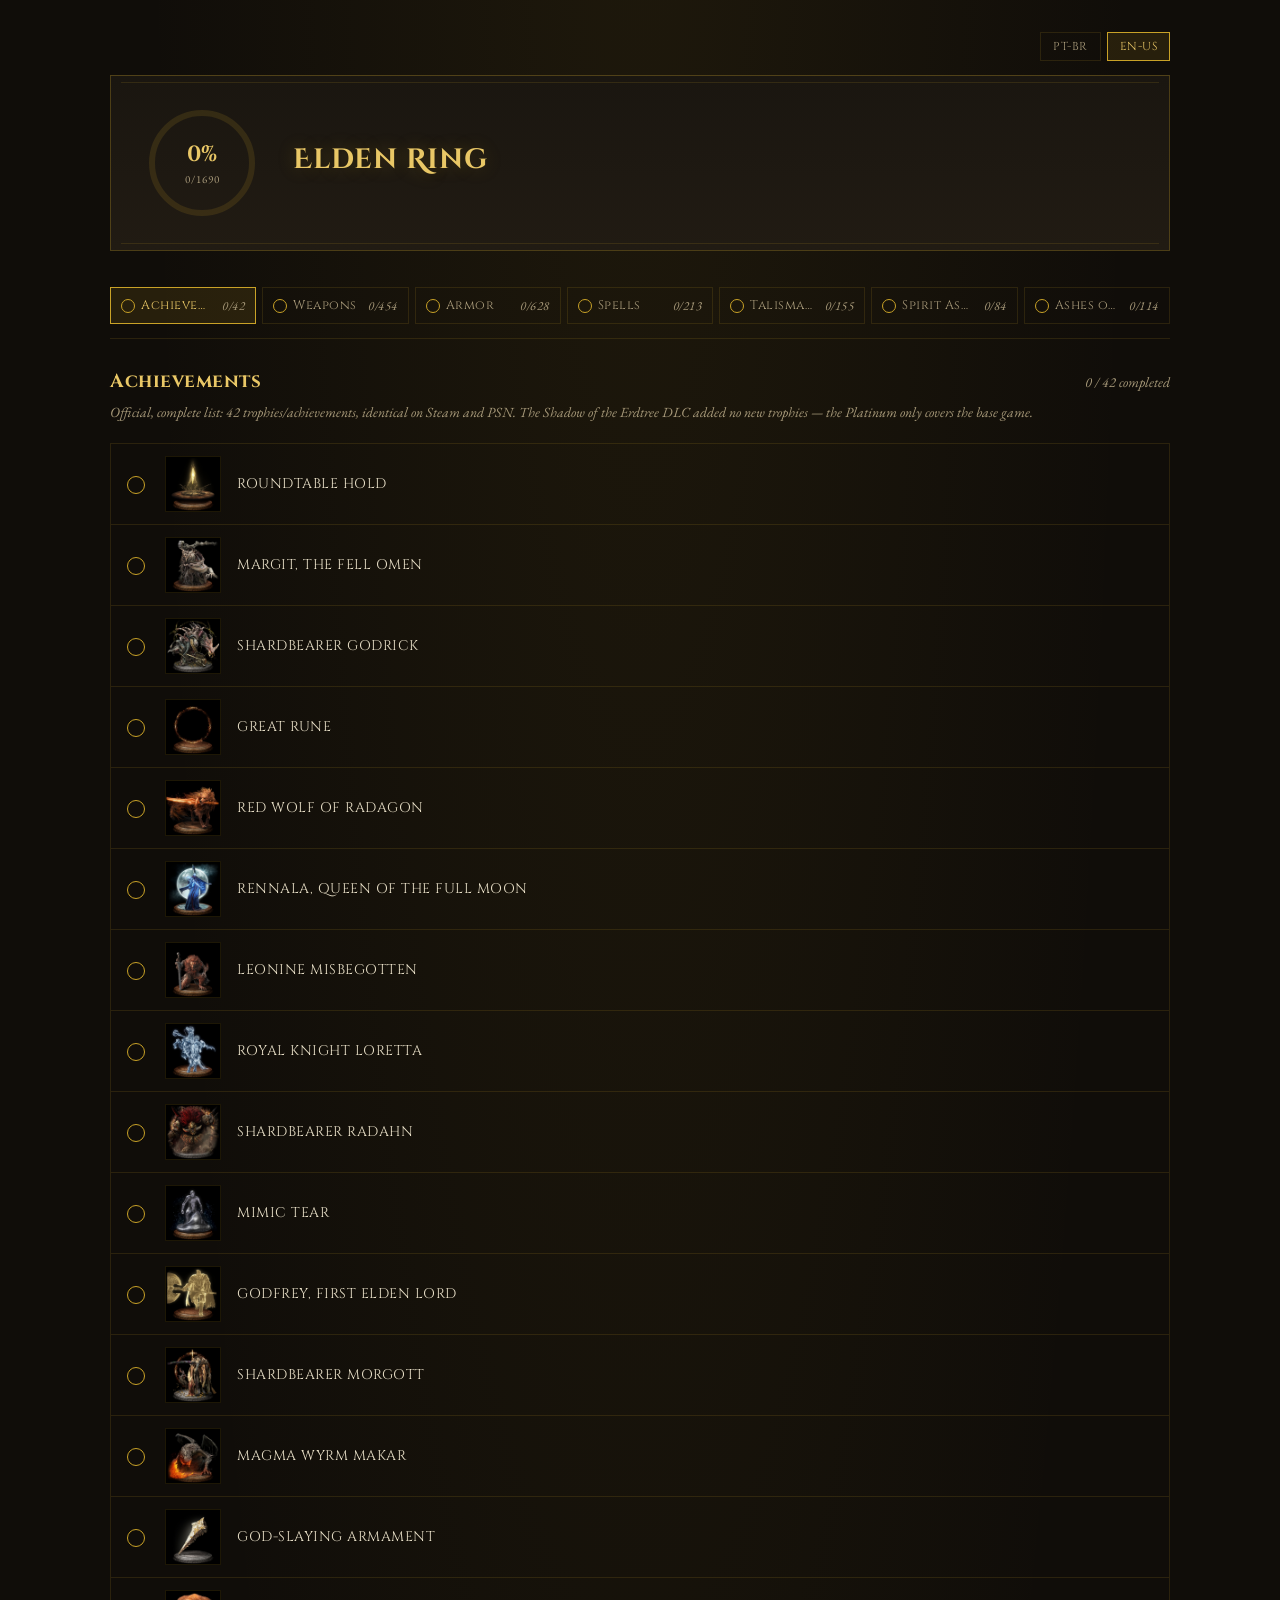
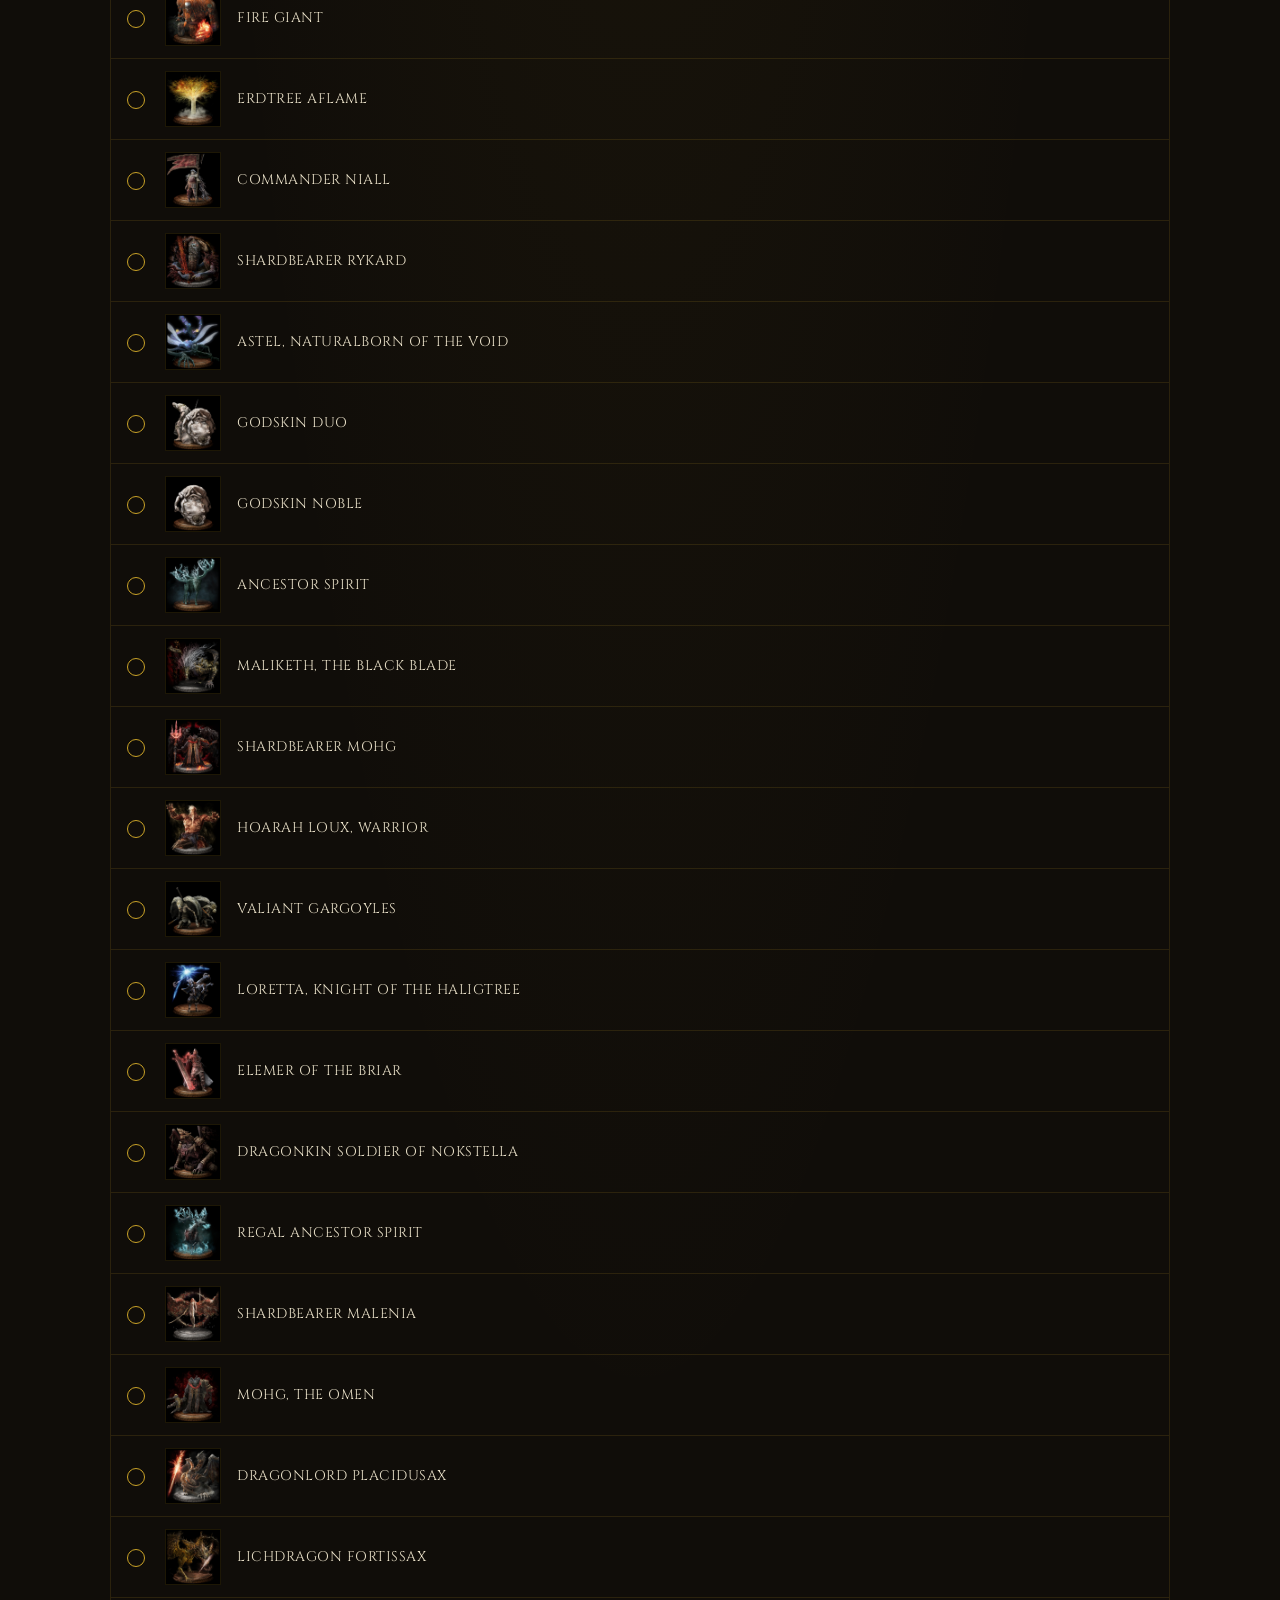
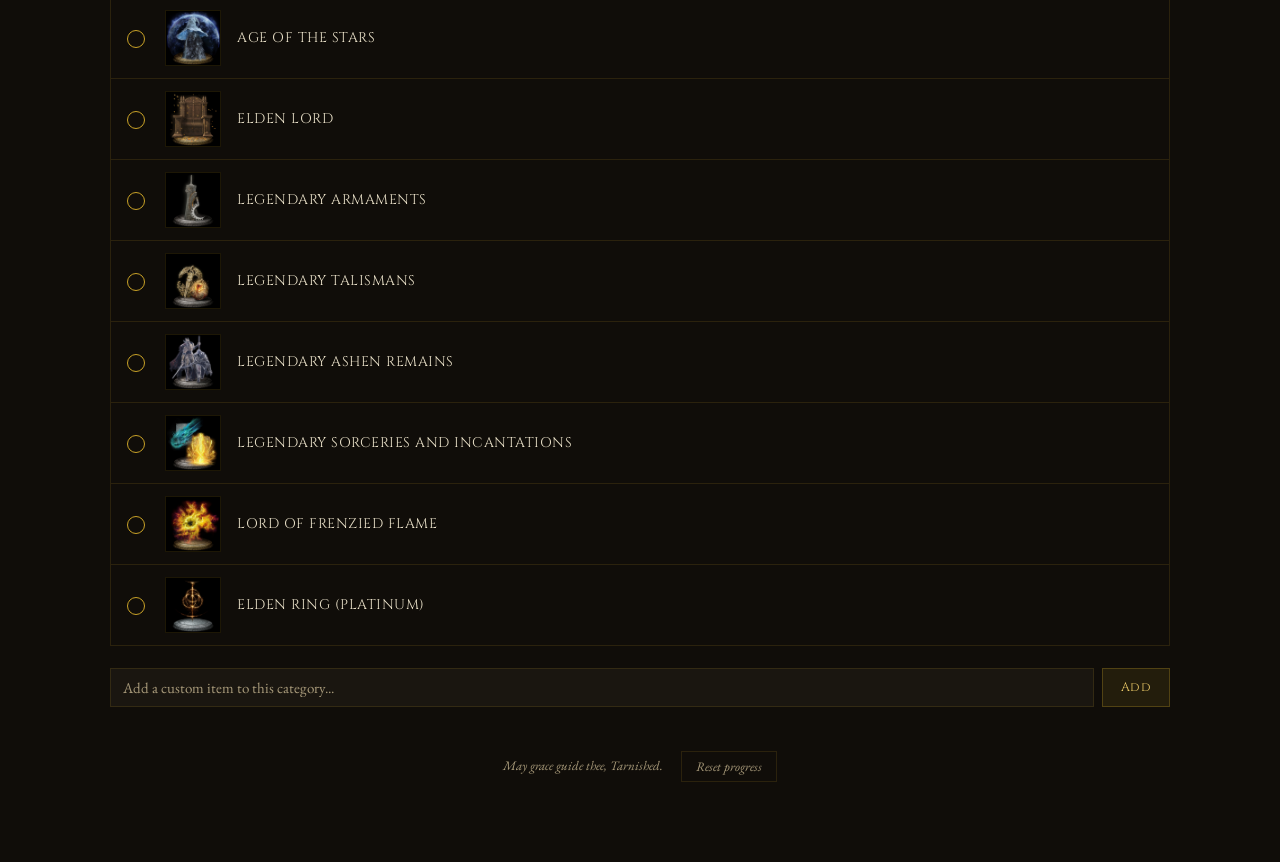
<file: index.html>
<!DOCTYPE html>
<html lang="pt-BR">
<head>
<meta charset="UTF-8">
<meta name="viewport" content="width=device-width, initial-scale=1.0">
<title>Lands Between — Checklist</title>
<link rel="stylesheet" href="css/style.css">
</head>
<body>
<div class="wrap">

  <div class="lang-switch" id="langSwitch"></div>

  <div class="hero">
    <div class="ring-wrap">
      <svg width="118" height="118" viewBox="0 0 118 118">
        <circle class="ring-bg" cx="59" cy="59" r="50"></circle>
        <circle class="ring-fg" id="ringFg" cx="59" cy="59" r="50" stroke-dasharray="314" stroke-dashoffset="314"></circle>
      </svg>
      <div class="ring-label">
        <span class="pct" id="pctLabel">0%</span>
        <span class="sub" id="countLabel">0/0</span>
      </div>
    </div>
    <div class="hero-text">
      <h1 id="heroTitle">Elden Ring</h1>
    </div>
  </div>

  <nav class="nav" id="nav"></nav>
  <nav class="subnav" id="subnav"></nav>

  <div id="content"></div>

  <footer>
    <span id="footerQuote"></span>
    <button id="resetBtn">Reiniciar progresso</button>
  </footer>

</div>

<script src="js/lang.js"></script>
<script src="js/app.js"></script>
</body>
</html>
</file>
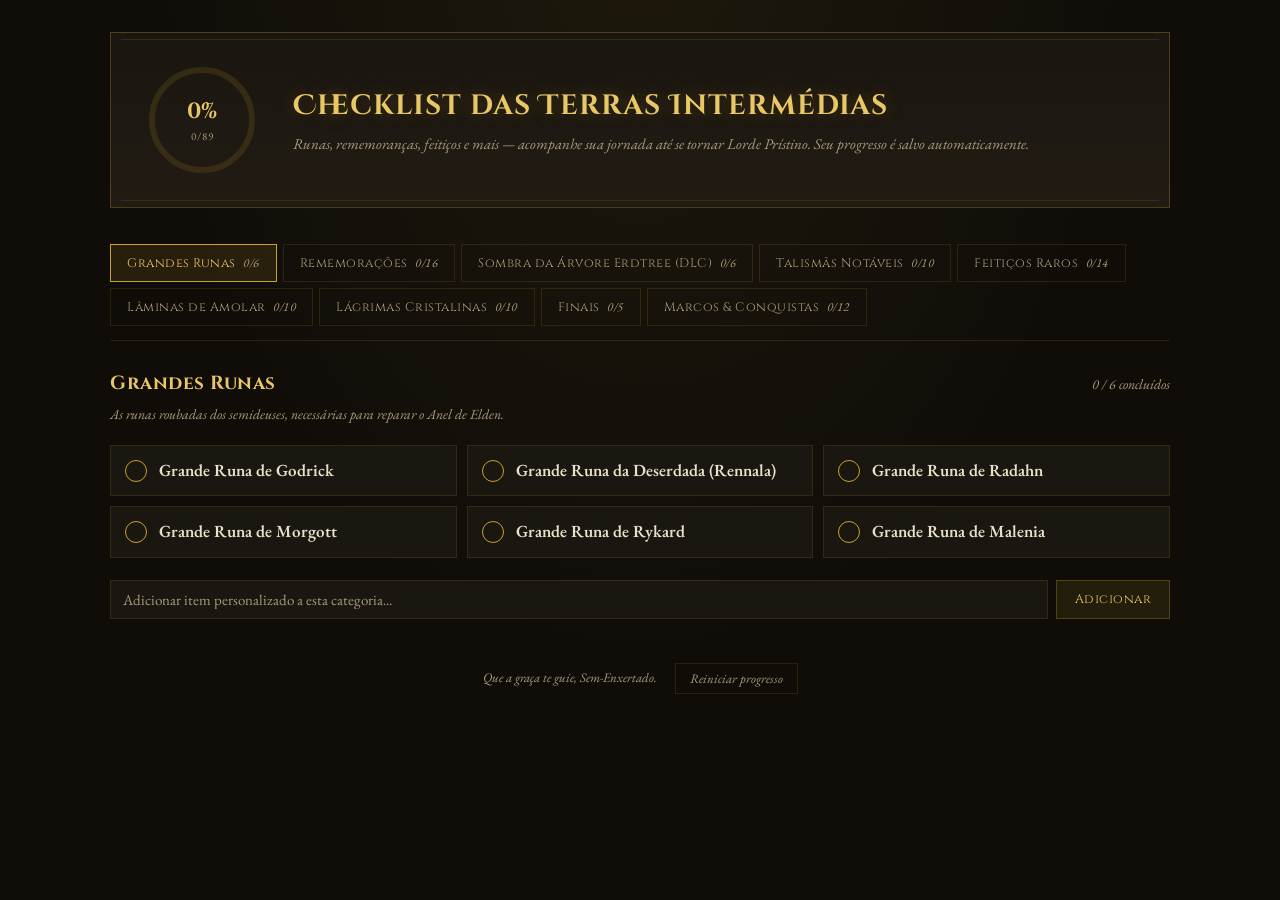
<file: Sites/elden-ring-checklist.html>
<!DOCTYPE html>
<html lang="pt-BR">
<head>
<meta charset="UTF-8">
<title>Lands Between — Checklist</title>
<style>
@import url('https://fonts.googleapis.com/css2?family=Cinzel:wght@500;700&family=Cinzel+Decorative:wght@700&family=EB+Garamond:ital,wght@0,400;0,600;1,400&display=swap');

:root{
  --bg:#100d09;
  --panel:#1a1610;
  --panel2:#211b13;
  --gold:#c9a227;
  --gold-bright:#e9c766;
  --crimson:#8a2a34;
  --text:#e9e0c8;
  --text-dim:#a89a7a;
  --border:rgba(201,162,39,0.28);
  --border-soft:rgba(201,162,39,0.14);
}
*{box-sizing:border-box;}
body{
  margin:0;
  background:
    radial-gradient(ellipse at 50% -10%, rgba(201,162,39,0.08), transparent 55%),
    var(--bg);
  color:var(--text);
  font-family:'EB Garamond', serif;
  font-size:17px;
  line-height:1.5;
  min-height:100vh;
}
.wrap{max-width:1100px;margin:0 auto;padding:32px 20px 80px;}

/* HERO */
.hero{
  display:flex;
  align-items:center;
  gap:32px;
  padding:28px 32px;
  border:1px solid var(--border);
  background:linear-gradient(180deg, var(--panel), var(--panel2));
  position:relative;
  margin-bottom:36px;
}
.hero::before, .hero::after{
  content:"";
  position:absolute;
  left:10px;right:10px;
  height:1px;
  background:var(--border-soft);
}
.hero::before{top:6px;}
.hero::after{bottom:6px;}
.hero-text h1{
  font-family:'Cinzel Decorative', serif;
  font-size:28px;
  color:var(--gold-bright);
  margin:0 0 6px;
  letter-spacing:1px;
  text-shadow:0 0 18px rgba(201,162,39,0.25);
}
.hero-text p{
  margin:0;
  color:var(--text-dim);
  font-style:italic;
  font-size:15px;
}
.ring-wrap{flex-shrink:0;position:relative;width:118px;height:118px;}
.ring-wrap svg{transform:rotate(-90deg);}
.ring-bg{fill:none;stroke:rgba(201,162,39,0.14);stroke-width:6;}
.ring-fg{fill:none;stroke:var(--gold);stroke-width:6;stroke-linecap:round;transition:stroke-dashoffset .6s ease;}
.ring-label{
  position:absolute;inset:0;
  display:flex;flex-direction:column;align-items:center;justify-content:center;
}
.ring-label .pct{font-family:'Cinzel',serif;font-size:22px;color:var(--gold-bright);font-weight:700;}
.ring-label .sub{font-size:11px;color:var(--text-dim);letter-spacing:1px;text-transform:uppercase;}

/* NAV */
.nav{
  display:flex;
  gap:6px;
  flex-wrap:wrap;
  margin-bottom:28px;
  border-bottom:1px solid var(--border-soft);
  padding-bottom:14px;
}
.nav button{
  font-family:'Cinzel', serif;
  font-size:12.5px;
  letter-spacing:0.5px;
  background:transparent;
  border:1px solid var(--border-soft);
  color:var(--text-dim);
  padding:9px 16px;
  cursor:pointer;
  transition:all .2s ease;
}
.nav button:hover{border-color:var(--border);color:var(--text);}
.nav button.active{
  background:rgba(201,162,39,0.12);
  border-color:var(--gold);
  color:var(--gold-bright);
}
.nav button .count{color:var(--text-dim);font-family:'EB Garamond',serif;font-style:italic;margin-left:4px;}

/* SECTION */
.section-head{
  display:flex;
  justify-content:space-between;
  align-items:baseline;
  margin-bottom:6px;
}
.section-head h2{
  font-family:'Cinzel', serif;
  font-size:19px;
  color:var(--gold-bright);
  margin:0;
  letter-spacing:0.5px;
}
.section-head .stat{font-size:14px;color:var(--text-dim);font-style:italic;}
.section-desc{color:var(--text-dim);font-size:14px;font-style:italic;margin:0 0 20px;}

.grid{
  display:grid;
  grid-template-columns:repeat(auto-fill, minmax(260px,1fr));
  gap:10px;
  margin-bottom:22px;
}
.item{
  display:flex;
  align-items:flex-start;
  gap:12px;
  padding:12px 14px;
  background:var(--panel);
  border:1px solid var(--border-soft);
  cursor:pointer;
  transition:border-color .2s ease, background .2s ease;
}
.item:hover{border-color:var(--border);}
.item.checked{
  border-color:rgba(201,162,39,0.45);
  background:linear-gradient(180deg, rgba(201,162,39,0.08), var(--panel));
}
.seal{
  flex-shrink:0;
  width:22px;height:22px;
  border:1.5px solid var(--gold);
  border-radius:50%;
  position:relative;
  margin-top:2px;
}
.item.checked .seal{background:var(--gold);}
.item.checked .seal::after{
  content:"";
  position:absolute;
  left:6px;top:2px;
  width:5px;height:10px;
  border:solid var(--bg);
  border-width:0 2px 2px 0;
  transform:rotate(45deg);
}
.item-text{flex:1;}
.item-text .name{
  font-weight:600;
  color:var(--text);
  text-decoration:none;
}
.item.checked .item-text .name{color:var(--text-dim);text-decoration:line-through;}
.item-text .note{display:block;font-size:12.5px;color:var(--text-dim);font-style:italic;margin-top:2px;}
.rm-btn{
  flex-shrink:0;
  background:none;border:none;
  color:var(--text-dim);
  font-size:16px;
  cursor:pointer;
  opacity:0;
  transition:opacity .15s ease;
  line-height:1;
  padding:2px 4px;
}
.item:hover .rm-btn{opacity:0.6;}
.rm-btn:hover{opacity:1 !important;color:var(--crimson);}

.add-row{
  display:flex;
  gap:8px;
  margin-bottom:44px;
}
.add-row input{
  flex:1;
  background:var(--panel);
  border:1px solid var(--border-soft);
  color:var(--text);
  font-family:'EB Garamond', serif;
  font-size:15px;
  padding:9px 12px;
}
.add-row input:focus{outline:none;border-color:var(--gold);}
.add-row input::placeholder{color:var(--text-dim);}
.add-row button{
  font-family:'Cinzel', serif;
  font-size:12.5px;
  background:rgba(201,162,39,0.1);
  border:1px solid var(--border);
  color:var(--gold-bright);
  padding:0 18px;
  cursor:pointer;
  letter-spacing:0.5px;
}
.add-row button:hover{background:rgba(201,162,39,0.18);}

footer{
  text-align:center;
  color:var(--text-dim);
  font-size:13px;
  font-style:italic;
  margin-top:30px;
  display:flex;
  justify-content:center;
  align-items:center;
  gap:18px;
}
footer button{
  background:none;
  border:1px solid var(--border-soft);
  color:var(--text-dim);
  font-family:'EB Garamond', serif;
  font-style:italic;
  font-size:13px;
  padding:6px 14px;
  cursor:pointer;
}
footer button:hover{color:var(--crimson);border-color:var(--crimson);}

@media(max-width:640px){
  .hero{flex-direction:column;text-align:center;padding:24px 18px;}
  .nav{gap:4px;}
  .nav button{padding:7px 11px;font-size:11px;}
}
</style>
</head>
<body>
<div class="wrap">

  <div class="hero">
    <div class="ring-wrap">
      <svg width="118" height="118" viewBox="0 0 118 118">
        <circle class="ring-bg" cx="59" cy="59" r="50"></circle>
        <circle class="ring-fg" id="ringFg" cx="59" cy="59" r="50" stroke-dasharray="314" stroke-dashoffset="314"></circle>
      </svg>
      <div class="ring-label">
        <span class="pct" id="pctLabel">0%</span>
        <span class="sub" id="countLabel">0/0</span>
      </div>
    </div>
    <div class="hero-text">
      <h1>Checklist das Terras Intermédias</h1>
      <p>Runas, rememoranças, feitiços e mais — acompanhe sua jornada até se tornar Lorde Prístino. Seu progresso é salvo automaticamente.</p>
    </div>
  </div>

  <nav class="nav" id="nav"></nav>

  <div id="content"></div>

  <footer>
    <span>Que a graça te guie, Sem-Enxertado.</span>
    <button id="resetBtn">Reiniciar progresso</button>
  </footer>

</div>

<script>
const CATEGORIES = [
  {
    id:'runes', name:'Grandes Runas', desc:'As runas roubadas dos semideuses, necessárias para reparar o Anel de Elden.',
    items:[
      'Grande Runa de Godrick',
      'Grande Runa da Deserdada (Rennala)',
      'Grande Runa de Radahn',
      'Grande Runa de Morgott',
      'Grande Runa de Rykard',
      'Grande Runa de Malenia',
    ]
  },
  {
    id:'remembrances', name:'Rememorações', desc:'Trocadas com o Finger Reader Enia por armas ou talismãs lendários dos chefes principais.',
    items:[
      'Rememoração do Rei Enxertado (Godrick)',
      'Rememoração da Rainha da Lua Cheia (Rennala)',
      'Rememoração da Lâmina Blasfema (Rykard)',
      'Rememoração do Punho de Ferro (Radahn)',
      'Rememoração do Rei dos Omens (Morgott)',
      'Rememoração do Espírito Ancestral Régio',
      'Rememoração do Senhor-Dragão Placidusax',
      'Rememoração do Gigante de Fogo',
      'Rememoração da Lâmina Negra (Maliketh)',
      'Rememoração da Lichdragon Fortissax',
      'Rememoração do Senhor do Sangue (Mohg)',
      'Rememoração do Duo Amaldiçoado (Dupla Pele-de-Deus)',
      'Rememoração da Nobre Pele-de-Deus',
      'Rememoração da Aberração Astel',
      'Rememoração de Malenia, Lâmina de Miquella',
      'Rememoração de Radagon / Besta Elden',
    ]
  },
  {
    id:'dlc', name:'Sombra da Árvore Erdtree (DLC)', desc:'Marcos principais da expansão Shadow of the Erdtree.',
    items:[
      'Derrotar Messmer, o Empalador',
      'Derrotar Rellana, Cavaleira da Lua Gêmea',
      'Derrotar Metyr, Mãe dos Dedos',
      'Derrotar Bayle, o Temido',
      'Derrotar Radahn, o Consorte Prometido',
      'Explorar Terra das Sombras por completo',
    ]
  },
  {
    id:'talismans', name:'Talismãs Notáveis', desc:'Talismãs raros e poderosos encontrados pelo mundo.',
    items:[
      'Selo Espinhoso de Radagon',
      'Talismã da Tartaruga de Duas Cabeças',
      'Escaravelho Prateado',
      'Talismã da Espada Curva',
      'Prótese de Millicent',
      'Talismã do Escudo Dragoncrest +2',
      'Herança do Portador da Prótese',
      'Talismã da Espada Ritual',
      'Fragmento de Alexander',
      'Arsenal do Grande Jarro',
    ]
  },
  {
    id:'spells', name:'Feitiços Raros', desc:'Feitiçarias e incantações poderosas ou emblemáticas.',
    items:[
      'Cometa Azur (Feitiçaria)',
      'Lua Cheia de Rennala (Feitiçaria)',
      'Lua Negra de Ranni (Feitiçaria)',
      'Meteoro de Astel (Feitiçaria)',
      'Chuva Fundadora de Estrelas (Feitiçaria)',
      'Lâmina Lunar de Adula (Feitiçaria)',
      'Estrelas da Ruína (Feitiçaria)',
      'Estrelas Élden (Incantação)',
      'Ruína de Placidusax (Incantação)',
      'Rancor de Rykard (Incantação)',
      'Fundamentalismo da Ordem Dourada (Incantação)',
      'Chama do Deus Caído (Incantação)',
      'Chama Enlouquecida (Incantação)',
      'Garras de Chama Sanguínea (Incantação)',
    ]
  },
  {
    id:'whetblades', name:'Lâminas de Amolar', desc:'Desbloqueiam afinidades de armas nos ferreiros de campo.',
    items:[
      'Lâmina Sagrada',
      'Lâmina Sombria',
      'Lâmina de Enlouquecimento',
      'Lâmina de Sangue',
      'Lâmina de Frio',
      'Lâmina de Fogo',
      'Lâmina de Raio',
      'Lâmina da Morte',
      'Lâmina Ocultista',
      'Lâmina Sublime (Somber)',
    ]
  },
  {
    id:'teardrops', name:'Lágrimas Cristalinas', desc:'Ingredientes de frasco notáveis do Frasco de Físico Cruzado.',
    items:[
      'Lágrima Dourada dos Deuses de Ouro',
      'Lágrima Cerúlea Curativa',
      'Lágrima Carmesim Curativa',
      'Lágrima da Fera Sagrada',
      'Lágrima do Fluxo de Sangue Espesso',
      'Lágrima da Aparição Flamejante',
      'Lágrima da Opala Ardente',
      'Lágrima da Opala de Vento Gélido',
      'Lágrima Verdinegra',
      'Lágrima da Chama Negra',
    ]
  },
  {
    id:'endings', name:'Finais', desc:'Os diferentes destinos das Terras Intermédias.',
    items:[
      'Era do Fragmentário (final padrão)',
      'Senhor da Chama Enlouquecida',
      'Era da Ordem Dourada (Máscara Dourada)',
      'Era das Estrelas (Ranni)',
      'Era do Amanhecer Sombrio (Comedor de Esterco)',
    ]
  },
  {
    id:'milestones', name:'Marcos & Conquistas', desc:'Progressão geral pelo mundo e itens-chave do jogo.',
    items:[
      'Alcançar o Platô de Altus',
      'Alcançar Caelid',
      'Alcançar Leyndell, Capital Real',
      'Alcançar o Cume dos Gigantes',
      'Alcançar Farum Azula em Ruínas',
      'Alcançar a Capital das Cinzas',
      'Ativar todas as Torres Divinas',
      'Obter um Arco de Runa',
      'Recrutar um NPC para a Roundtable Hold',
      'Completar uma linha de missão de NPC por inteiro',
      'Derrotar um chefe usando apenas cinzas espirituais',
      'Alcançar o nível de personagem 150',
    ]
  },
];

const STATE_KEY = 'checked-items';
const CUSTOM_KEY = 'custom-items';
let checked = {};
let custom = {};
let activeCat = CATEGORIES[0].id;

function allItemsFor(cat){
  const built = cat.items.map((name,i)=>({id:cat.id+'-'+i, name, custom:false}));
  const extra = (custom[cat.id]||[]).map(it=>({id:it.id, name:it.name, custom:true}));
  return built.concat(extra);
}

function totalCounts(){
  let total=0, done=0;
  CATEGORIES.forEach(cat=>{
    allItemsFor(cat).forEach(it=>{
      total++;
      if(checked[it.id]) done++;
    });
  });
  return {total, done};
}

function renderNav(){
  const nav = document.getElementById('nav');
  nav.innerHTML = '';
  CATEGORIES.forEach(cat=>{
    const items = allItemsFor(cat);
    const done = items.filter(it=>checked[it.id]).length;
    const btn = document.createElement('button');
    btn.className = cat.id===activeCat ? 'active':'';
    btn.innerHTML = cat.name + ' <span class="count">'+done+'/'+items.length+'</span>';
    btn.onclick = ()=>{ activeCat=cat.id; render(); };
    nav.appendChild(btn);
  });
}

function renderRing(){
  const {total, done} = totalCounts();
  const pct = total ? Math.round((done/total)*100) : 0;
  const circumference = 314;
  const offset = circumference - (pct/100)*circumference;
  document.getElementById('ringFg').style.strokeDashoffset = offset;
  document.getElementById('pctLabel').textContent = pct+'%';
  document.getElementById('countLabel').textContent = done+'/'+total;
}

function renderContent(){
  const cat = CATEGORIES.find(c=>c.id===activeCat);
  const items = allItemsFor(cat);
  const done = items.filter(it=>checked[it.id]).length;
  const content = document.getElementById('content');

  const grid = items.map(it=>{
    const isChecked = !!checked[it.id];
    return '<div class="item '+(isChecked?'checked':'')+'" data-id="'+it.id+'">'
      +'<div class="seal"></div>'
      +'<div class="item-text"><span class="name">'+escapeHtml(it.name)+'</span></div>'
      +(it.custom ? '<button class="rm-btn" data-remove="'+it.id+'" title="Remover">✕</button>' : '')
    +'</div>';
  }).join('');

  content.innerHTML =
    '<div class="section-head"><h2>'+cat.name+'</h2><span class="stat">'+done+' / '+items.length+' concluídos</span></div>'
    +'<p class="section-desc">'+cat.desc+'</p>'
    +'<div class="grid">'+grid+'</div>'
    +'<div class="add-row"><input type="text" id="addInput" placeholder="Adicionar item personalizado a esta categoria..."/><button id="addBtn">Adicionar</button></div>';

  content.querySelectorAll('.item').forEach(el=>{
    el.addEventListener('click', (e)=>{
      if(e.target.closest('.rm-btn')) return;
      const id = el.getAttribute('data-id');
      toggleItem(id);
    });
  });
  content.querySelectorAll('[data-remove]').forEach(el=>{
    el.addEventListener('click', (e)=>{
      e.stopPropagation();
      removeCustomItem(el.getAttribute('data-remove'));
    });
  });
  document.getElementById('addBtn').addEventListener('click', addCustomItem);
  document.getElementById('addInput').addEventListener('keydown', (e)=>{
    if(e.key==='Enter') addCustomItem();
  });
}

function escapeHtml(s){
  const d = document.createElement('div');
  d.textContent = s;
  return d.innerHTML;
}

async function toggleItem(id){
  checked[id] = !checked[id];
  render();
  try{ await window.storage.set(STATE_KEY, JSON.stringify(checked)); }catch(e){ console.error('Erro ao salvar', e); }
}

async function addCustomItem(){
  const input = document.getElementById('addInput');
  const val = input.value.trim();
  if(!val) return;
  const id = 'custom-'+activeCat+'-'+Date.now();
  if(!custom[activeCat]) custom[activeCat] = [];
  custom[activeCat].push({id, name: val});
  input.value = '';
  render();
  try{ await window.storage.set(CUSTOM_KEY, JSON.stringify(custom)); }catch(e){ console.error('Erro ao salvar', e); }
}

async function removeCustomItem(id){
  const cat = CATEGORIES.find(c=>c.id===activeCat);
  custom[activeCat] = (custom[activeCat]||[]).filter(it=>it.id!==id);
  delete checked[id];
  render();
  try{
    await window.storage.set(CUSTOM_KEY, JSON.stringify(custom));
    await window.storage.set(STATE_KEY, JSON.stringify(checked));
  }catch(e){ console.error('Erro ao salvar', e); }
}

function render(){
  renderNav();
  renderContent();
  renderRing();
}

async function loadState(){
  try{
    const s = await window.storage.get(STATE_KEY);
    if(s && s.value) checked = JSON.parse(s.value);
  }catch(e){ /* nenhum estado salvo ainda */ }
  try{
    const c = await window.storage.get(CUSTOM_KEY);
    if(c && c.value) custom = JSON.parse(c.value);
  }catch(e){ /* nenhum item personalizado ainda */ }
  render();
}

document.getElementById('resetBtn').addEventListener('click', async ()=>{
  if(!confirm('Isso vai apagar todo o seu progresso marcado (itens personalizados serão mantidos). Continuar?')) return;
  checked = {};
  render();
  try{ await window.storage.set(STATE_KEY, JSON.stringify(checked)); }catch(e){ console.error(e); }
});

loadState();
</script>
</body>
</html>
</file>
<file: css/style.css>
@import url('https://fonts.googleapis.com/css2?family=Cinzel:wght@500;700&family=Cinzel+Decorative:wght@700&family=EB+Garamond:ital,wght@0,400;0,600;1,400&display=swap');

:root{
  --bg:#100d09;
  --panel:#1a1610;
  --panel2:#211b13;
  --gold:#c9a227;
  --gold-bright:#e9c766;
  --crimson:#8a2a34;
  --text:#e9e0c8;
  --text-dim:#a89a7a;
  --border:rgba(201,162,39,0.28);
  --border-soft:rgba(201,162,39,0.14);
}
*{box-sizing:border-box;}
body{
  margin:0;
  background:
    radial-gradient(ellipse at 50% -10%, rgba(201,162,39,0.08), transparent 55%),
    var(--bg);
  color:var(--text);
  font-family:'EB Garamond', serif;
  font-size:17px;
  line-height:1.5;
  min-height:100vh;
}
.wrap{max-width:1100px;margin:0 auto;padding:32px 20px 80px;}

/* LANG SWITCH */
.lang-switch{
  display:flex;
  justify-content:flex-end;
  gap:6px;
  margin-bottom:14px;
}
.lang-switch button{
  font-family:'Cinzel', serif;
  font-size:11.5px;
  letter-spacing:0.5px;
  background:transparent;
  border:1px solid var(--border-soft);
  color:var(--text-dim);
  padding:6px 12px;
  cursor:pointer;
  transition:all .2s ease;
}
.lang-switch button:hover{border-color:var(--border);color:var(--text);}
.lang-switch button.active{
  background:rgba(201,162,39,0.12);
  border-color:var(--gold);
  color:var(--gold-bright);
}

/* HERO */
.hero{
  display:flex;
  align-items:center;
  gap:32px;
  padding:28px 32px;
  border:1px solid var(--border);
  background:linear-gradient(180deg, var(--panel), var(--panel2));
  position:relative;
  margin-bottom:36px;
}
.hero::before, .hero::after{
  content:"";
  position:absolute;
  left:10px;right:10px;
  height:1px;
  background:var(--border-soft);
}
.hero::before{top:6px;}
.hero::after{bottom:6px;}
.hero-text h1{
  font-family:'Cinzel Decorative', serif;
  font-size:28px;
  color:var(--gold-bright);
  margin:0 0 6px;
  letter-spacing:1px;
  text-shadow:0 0 18px rgba(201,162,39,0.25);
}
.hero-text p{
  margin:0;
  color:var(--text-dim);
  font-style:italic;
  font-size:15px;
}
.ring-wrap{flex-shrink:0;position:relative;width:118px;height:118px;}
.ring-wrap svg{transform:rotate(-90deg);}
.ring-bg{fill:none;stroke:rgba(201,162,39,0.14);stroke-width:6;}
.ring-fg{fill:none;stroke:var(--gold);stroke-width:6;stroke-linecap:round;transition:stroke-dashoffset .6s ease;}
.ring-label{
  position:absolute;inset:0;
  display:flex;flex-direction:column;align-items:center;justify-content:center;
}
.ring-label .pct{font-family:'Cinzel',serif;font-size:22px;color:var(--gold-bright);font-weight:700;}
.ring-label .sub{font-size:11px;color:var(--text-dim);letter-spacing:1px;text-transform:uppercase;}

/* NAV */
.nav{
  display:flex;
  gap:6px;
  flex-wrap:wrap;
  margin-bottom:28px;
  border-bottom:1px solid var(--border-soft);
  padding-bottom:14px;
}
.nav button{
  font-family:'Cinzel', serif;
  font-size:12.5px;
  letter-spacing:0.5px;
  background:transparent;
  border:1px solid var(--border-soft);
  color:var(--text-dim);
  padding:9px 10px;
  cursor:pointer;
  transition:all .2s ease;
  flex:1 1 140px;
  min-width:140px;
  text-align:center;
  box-sizing:border-box;
  overflow:hidden;
}
.nav button:hover{border-color:var(--border);color:var(--text);}
.nav button.active{
  background:rgba(201,162,39,0.12);
  border-color:var(--gold);
  color:var(--gold-bright);
}
.nav button .count{color:var(--text-dim);font-family:'EB Garamond',serif;font-style:italic;margin-left:4px;flex-shrink:0;white-space:nowrap;}
.nav button, .subnav button{display:flex;align-items:center;gap:6px;}
.nav button .btn-label, .subnav button .btn-label{
  flex:1 1 auto;
  text-align:left;
  min-width:0;
  overflow:hidden;
  text-overflow:ellipsis;
  white-space:nowrap;
}

.pdot{
  display:inline-block;
  width:14px;
  height:14px;
  flex-shrink:0;
  border-radius:50%;
  border:1.5px solid var(--gold);
  background:conic-gradient(var(--gold) var(--pct), transparent var(--pct));
  box-sizing:border-box;
}
.pdot.full{background:var(--gold);}

.subnav{
  display:none;
  gap:5px;
  flex-wrap:wrap;
  margin:-14px 0 24px;
}
.subnav button{
  font-family:'Cinzel', serif;
  font-size:11px;
  letter-spacing:0.3px;
  background:rgba(0,0,0,0.2);
  border:1px solid var(--border-soft);
  color:var(--text-dim);
  padding:6px 12px;
  cursor:pointer;
  transition:all .2s ease;
  box-sizing:border-box;
  overflow:hidden;
  max-width:100%;
}
.subnav button:hover{border-color:var(--border);color:var(--text);}
.subnav button.active{
  background:rgba(201,162,39,0.16);
  border-color:var(--gold);
  color:var(--gold-bright);
}
.subnav button .count{color:var(--text-dim);font-style:italic;flex-shrink:0;white-space:nowrap;}

.empty-note{
  color:var(--text-dim);
  font-style:italic;
  padding:20px 0;
  text-align:center;
  border:1px dashed var(--border-soft);
  margin-bottom:22px;
}

/* ARMOR SETS */
.aset-list{margin-bottom:22px;}
.aset{
  border:1px solid var(--border-soft);
  margin-bottom:8px;
  background:var(--panel);
}
.aset-header{
  display:flex;
  align-items:center;
  gap:10px;
  padding:12px 16px;
  cursor:pointer;
  transition:background .15s ease;
}
.aset-header:hover{background:rgba(201,162,39,0.06);}
.aset-chevron{
  color:var(--gold);
  font-size:12px;
  transition:transform .2s ease;
  flex-shrink:0;
}
.aset.open .aset-chevron{transform:rotate(90deg);}
.aset-name{
  flex:1;
  font-weight:600;
  color:var(--text);
}
.aset-count{
  font-size:13px;
  color:var(--text-dim);
  font-style:italic;
  font-family:'Cinzel', serif;
}
.aset-body{
  display:none;
  border-top:1px solid var(--border-soft);
  padding:6px 16px 10px 40px;
}
.aset.open .aset-body{display:block;}
.apiece{
  display:flex;
  align-items:center;
  gap:10px;
  padding:8px 0;
  cursor:pointer;
  border-bottom:1px solid var(--border-soft);
}
.apiece:last-child{border-bottom:none;}
.apiece-text{display:flex;flex-direction:column;}
.apiece-slot{
  font-family:'Cinzel', serif;
  font-size:11px;
  letter-spacing:0.5px;
  color:var(--gold-bright);
  text-transform:uppercase;
}
.apiece-name{font-size:14px;color:var(--text);}
.apiece-name.pending{color:var(--text-dim);font-style:italic;}
.apiece.checked .apiece-name{color:var(--text-dim);text-decoration:line-through;}
.apiece.checked .seal{background:var(--gold);}
.apiece.checked .seal::after{
  content:"";
  position:absolute;
  left:5px;top:1px;
  width:4px;height:8px;
  border:solid var(--bg);
  border-width:0 2px 2px 0;
  transform:rotate(45deg);
}

/* SECTION */
.section-head{
  display:flex;
  justify-content:space-between;
  align-items:baseline;
  margin-bottom:6px;
}
.section-head h2{
  font-family:'Cinzel', serif;
  font-size:19px;
  color:var(--gold-bright);
  margin:0;
  letter-spacing:0.5px;
}
.section-head .stat{font-size:14px;color:var(--text-dim);font-style:italic;}
.section-desc{color:var(--text-dim);font-size:14px;font-style:italic;margin:0 0 20px;}

.grid{
  display:grid;
  grid-template-columns:repeat(auto-fill, minmax(260px,1fr));
  gap:10px;
  margin-bottom:22px;
}

/* TROPHY TABLE LAYOUT */
.trophy-table{
  display:flex;
  flex-direction:column;
  border:1px solid var(--border-soft);
  margin-bottom:22px;
}
.trow{
  display:flex;
  align-items:center;
  gap:16px;
  padding:12px 16px;
  border-bottom:1px solid var(--border-soft);
  cursor:pointer;
  transition:background .2s ease;
}
.trow:last-child{border-bottom:none;}
.trow:hover{background:rgba(201,162,39,0.06);}
.trow-head{
  cursor:default;
  background:var(--panel2);
  font-family:'Cinzel', serif;
  font-size:12px;
  letter-spacing:0.5px;
  color:var(--text-dim);
  text-transform:uppercase;
}
.trow-head:hover{background:var(--panel2);}
.trow-icon{
  flex-shrink:0;
  width:56px;
  display:flex;
  justify-content:center;
}
.trow-icon img{
  width:56px;height:56px;
  object-fit:contain;
  background:#000;
  border:1px solid var(--border-soft);
}
.trow-text{
  flex:1;
  display:flex;
  flex-direction:column;
  gap:2px;
}
.trow-title{
  font-family:'Cinzel', serif;
  font-size:14px;
  letter-spacing:0.5px;
  color:var(--text);
  text-transform:uppercase;
}
.trow-desc{
  font-size:14px;
  color:var(--text-dim);
  font-style:italic;
}
.trow-check{flex-shrink:0;width:22px;}
.trow.checked{background:linear-gradient(90deg, rgba(201,162,39,0.1), transparent);}
.trow.checked .trow-title{color:var(--gold-bright);}
.trow.checked .trow-desc{text-decoration:line-through;}
.seal.small{width:18px;height:18px;}
.trow.checked .trow-check .seal{background:var(--gold);}
.trow.checked .trow-check .seal::after{
  content:"";
  position:absolute;
  left:5px;top:1px;
  width:4px;height:8px;
  border:solid var(--bg);
  border-width:0 2px 2px 0;
  transform:rotate(45deg);
}
@media(max-width:640px){
  .trow-title{font-size:12.5px;}
  .trow-desc{font-size:12.5px;}
  .trow-icon, .trow-icon img{width:42px;height:42px;}
}
.item{
  display:flex;
  align-items:flex-start;
  gap:12px;
  padding:12px 14px;
  background:var(--panel);
  border:1px solid var(--border-soft);
  cursor:pointer;
  transition:border-color .2s ease, background .2s ease;
}
.item:hover{border-color:var(--border);}
.item.checked{
  border-color:rgba(201,162,39,0.45);
  background:linear-gradient(180deg, rgba(201,162,39,0.08), var(--panel));
}
.seal{
  flex-shrink:0;
  width:22px;height:22px;
  border:1.5px solid var(--gold);
  border-radius:50%;
  position:relative;
  margin-top:2px;
}
.item.checked .seal{background:var(--gold);}
.item.checked .seal::after{
  content:"";
  position:absolute;
  left:6px;top:2px;
  width:5px;height:10px;
  border:solid var(--bg);
  border-width:0 2px 2px 0;
  transform:rotate(45deg);
}
.item-img{
  flex-shrink:0;
  width:40px;height:40px;
  object-fit:contain;
  background:#000;
  border:1px solid var(--border-soft);
  border-radius:50%;
}
.item-text{flex:1;}
.item-text .name{
  font-weight:600;
  color:var(--text);
  text-decoration:none;
}
.item.checked .item-text .name{color:var(--text-dim);text-decoration:line-through;}
.item-text .note{display:block;font-size:12.5px;color:var(--text-dim);font-style:italic;margin-top:2px;}
.rm-btn{
  flex-shrink:0;
  background:none;border:none;
  color:var(--text-dim);
  font-size:16px;
  cursor:pointer;
  opacity:0;
  transition:opacity .15s ease;
  line-height:1;
  padding:2px 4px;
}
.item:hover .rm-btn{opacity:0.6;}
.rm-btn:hover{opacity:1 !important;color:var(--crimson);}

.add-row{
  display:flex;
  gap:8px;
  margin-bottom:44px;
}
.add-row input{
  flex:1;
  background:var(--panel);
  border:1px solid var(--border-soft);
  color:var(--text);
  font-family:'EB Garamond', serif;
  font-size:15px;
  padding:9px 12px;
}
.add-row input:focus{outline:none;border-color:var(--gold);}
.add-row input::placeholder{color:var(--text-dim);}
.add-row button{
  font-family:'Cinzel', serif;
  font-size:12.5px;
  background:rgba(201,162,39,0.1);
  border:1px solid var(--border);
  color:var(--gold-bright);
  padding:0 18px;
  cursor:pointer;
  letter-spacing:0.5px;
}
.add-row button:hover{background:rgba(201,162,39,0.18);}

footer{
  text-align:center;
  color:var(--text-dim);
  font-size:13px;
  font-style:italic;
  margin-top:30px;
  display:flex;
  justify-content:center;
  align-items:center;
  gap:18px;
}
footer button{
  background:none;
  border:1px solid var(--border-soft);
  color:var(--text-dim);
  font-family:'EB Garamond', serif;
  font-style:italic;
  font-size:13px;
  padding:6px 14px;
  cursor:pointer;
}
footer button:hover{color:var(--crimson);border-color:var(--crimson);}

@media(max-width:640px){
  .hero{flex-direction:column;text-align:center;padding:24px 18px;}
  .nav{gap:4px;}
  .nav button{padding:7px 11px;font-size:11px;}
}
</file>
